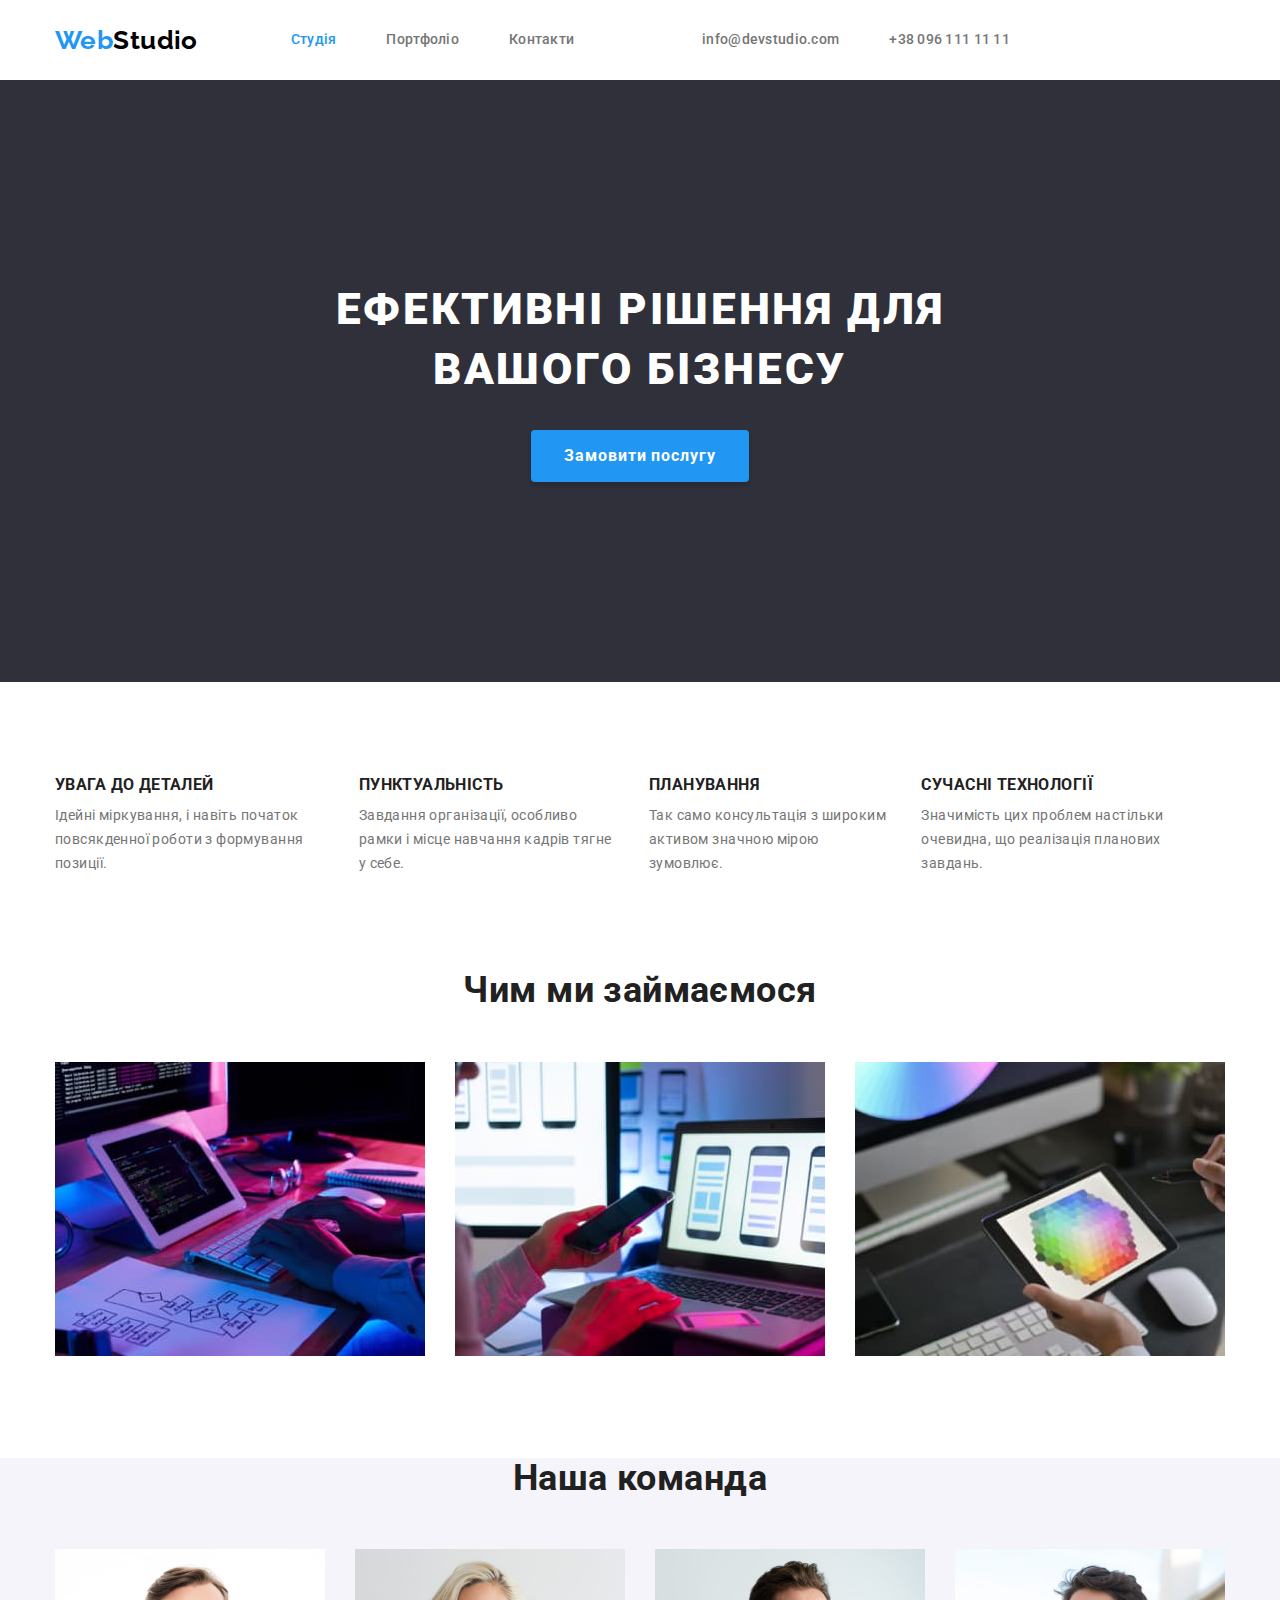
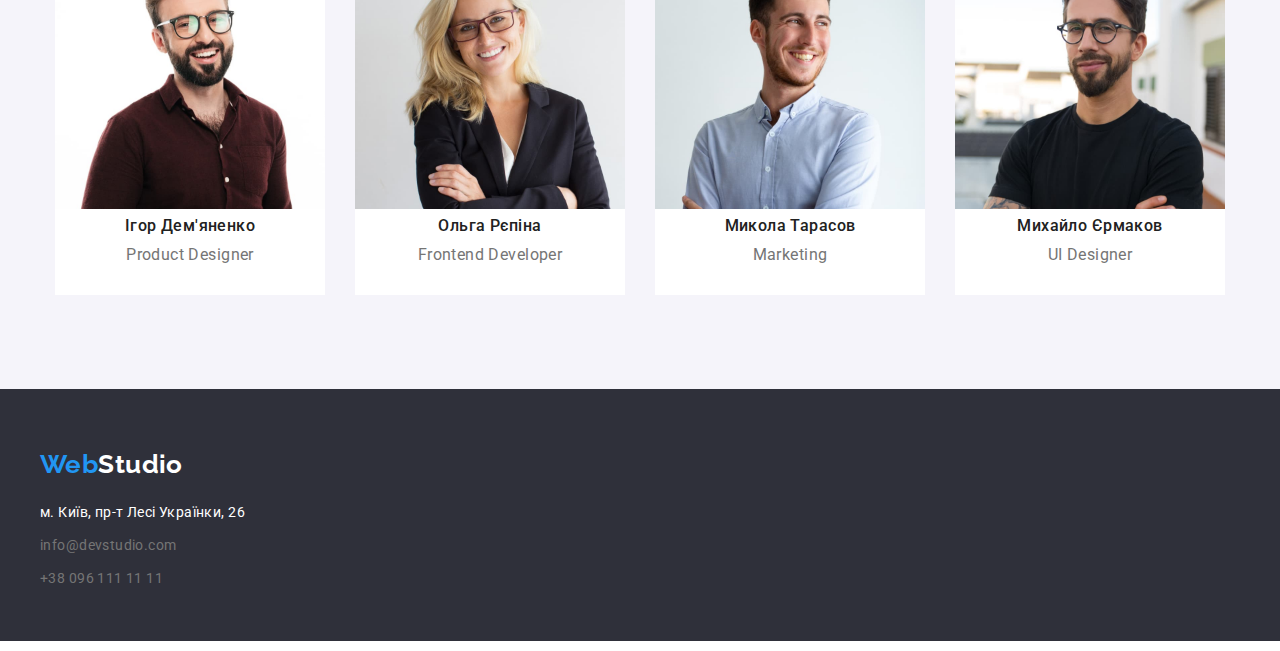
<file: index.html>
<!DOCTYPE html>
<html lang="en">
<head>
    <meta charset="UTF-8">
    <meta http-equiv="X-UA-Compatible" content="IE=edge">
    <meta name="viewport" content="width=device-width, initial-scale=1.0">
    <title>goit-markup-hw-03</title>
    <link href="https://fonts.googleapis.com/css2?family=Raleway:wght@700&family=Roboto:wght@400;500;700;900&display=swap" rel="stylesheet">
    <link rel="stylesheet" href="https://cdnjs.cloudflare.com/ajax/libs/modern-normalize/1.1.0/modern-normalize.min.css">
    <link rel="stylesheet" href="./css/styles.css">
</head>
<body>
    <!--Шапка-->
    <header class="page-header">
        <div class="conteiner header">
            <nav class="main-nav">
                <a href="./index.html" class="logo">Web<span class="accent">Studio</span></a>
                <ul class="site-nav list">
                    <li class="item"><a href="./index.html" class="link current">Студія</a></li>
                    <li class="item"><a href="./portfolio.html" class="link">Портфоліо</a></li>
                    <li class="item"><a href="" class="link">Контакти</a></li>
                </ul>
            </nav>
            <ul class="contact list">
                <li class="item"><a href="mailto:info@devstudio.com" class="link">info@devstudio.com</a></li>
                <li class="item"><a href="tel:+380961111111" class="link">+38 096 111 11 11</a></li>
            </ul>
        </div>
    </header>
    <main>
        <!--Головний контент-->
        <!--Банер з кнопкою-->
        <section class="hero">
           <div class="conteiner">
                <h1 class="hero-title">Ефективні рішення для вашого бізнесу</h1>
                <button type="button" class="button">Замовити послугу</button>
           </div>
        </section>
        <!--Особливості компанії-->
        <section class="section">
            <div class="conteiner">
                <h2 class="hidden">Особливості</h2>
                <ul class="feature-list list">
                    <li class="item">
                        <h3 class="title">УВАГА ДО ДЕТАЛЕЙ</h3>
                        <p>Ідейні міркування, і навіть початок повсякденної роботи з формування позиції.</p>
                    </li>
                    <li class="item">
                        <h3 class="title">ПУНКТУАЛЬНІСТЬ</h3>
                        <p>Завдання організації, особливо рамки і місце навчання кадрів тягне у себе.</p>
                    </li>
                    <li class="item">
                        <h3 class="title">ПЛАНУВАННЯ</h3>
                        <p>Так само консультація з широким активом значною мірою зумовлює.</p>
                    </li>
                    <li class="item">
                        <h3 class="title">СУЧАСНІ ТЕХНОЛОГІЇ</h3>
                        <p>Значимість цих проблем настільки очевидна, що реалізація планових завдань.</p>
                    </li>
                </ul>
            </div>
        </section>
        <!--Чим ми займаємось-->
        <section class="section">
            <div class="conteiner">
                <h2 class="section-title">Чим ми займаємося</h2>
                <ul class="list services">
                    <li class="item">
                        <img src="./images/box4.jpg" alt="кодування" width="370" height="294">
                    </li>
                    <li class="item">
                        <img src="./images/box2.jpg" alt="адаптація" width="370" height="294">
                    </li>
                    <li class="item">
                        <img src="./images/box3.jpg" alt="графіка" width="370" height="294">
                    </li>
                </ul>
            </div>
        </section>
        <!--Команда-->
        <section class="team-section section">
            <div class="conteiner">
                <h2 class="section-title">Наша команда</h2>
                <ul class="team list">
                    <li class="item">
                        <img src="./images/igor.jpg" alt="Product Designer" width="270" height="260">
                        <h3 class="title">Ігор Дем'яненко</h3>
                        <p class="team-text">Product Designer</p>
                    </li>
                    <li class="item">
                        <img src="./images/olga.jpg" alt="Frontend Developer" width="270" height="260">
                        <h3 class="title">Ольга Рєпіна</h3>
                        <p class="team-text">Frontend Developer</p>
                    </li>
                    <li class="item">
                        <img src="./images/mikola.jpg" alt="Marketing" width="270" height="260">
                        <h3 class="title">Микола Тарасов</h3>
                        <p class="team-text">Marketing</p>
                    </li>
                    <li class="item">
                        <img src="./images/mihailo.jpg" alt="UI Designer" width="270" height="260">
                        <h3 class="title">Михайло Єрмаков</h3>
                        <p class="team-text">UI Designer</p>
                    </li>
                </ul>
            </div>
        </section>
    </main>
    <!--Футер-->
    <footer>
        <div class="conteiner address">
            <a href="./index.html" class="logo">Web<span class="footerr">Studio</span></a>
            <address class="footerr">
                <ul class="list footer-list">
                    <li class="item"><a href="https://www.google.ru/maps/place/%D0%B1%D1%83%D0%BB.+%D0%9B%D0%B5%D1%81%D0%B8+%D0%A3%D0%BA%D1%80%D0%B0%D0%B8%D0%BD%D0%BA%D0%B8,+26,+%D0%9A%D0%B8%D0%B5%D0%B2,+%D0%A3%D0%BA%D1%80%D0%B0%D0%B8%D0%BD%D0%B0,+02000/@50.4265807,30.5361971,17z/data=!3m1!4b1!4m5!3m4!1s0x40d4cf0e033ecbe9:0x57a4dffefec77da0!8m2!3d50.4265807!4d30.5383858"
                            target="_blank" rel="nofollow" class="link-physical link">м. Київ, пр-т Лесі Українки, 26</a></li>
                    <li class="item"><a href="mailto:info@devstudio.com" class="mailtel link">info@devstudio.com</a></li>
                    <li class="item"><a href="tel:+380961111111" class="mailtel link">+38 096 111 11 11</a></li>
                </ul>
            </address>
        </div>
    </footer>
</body>
</html>
</file>
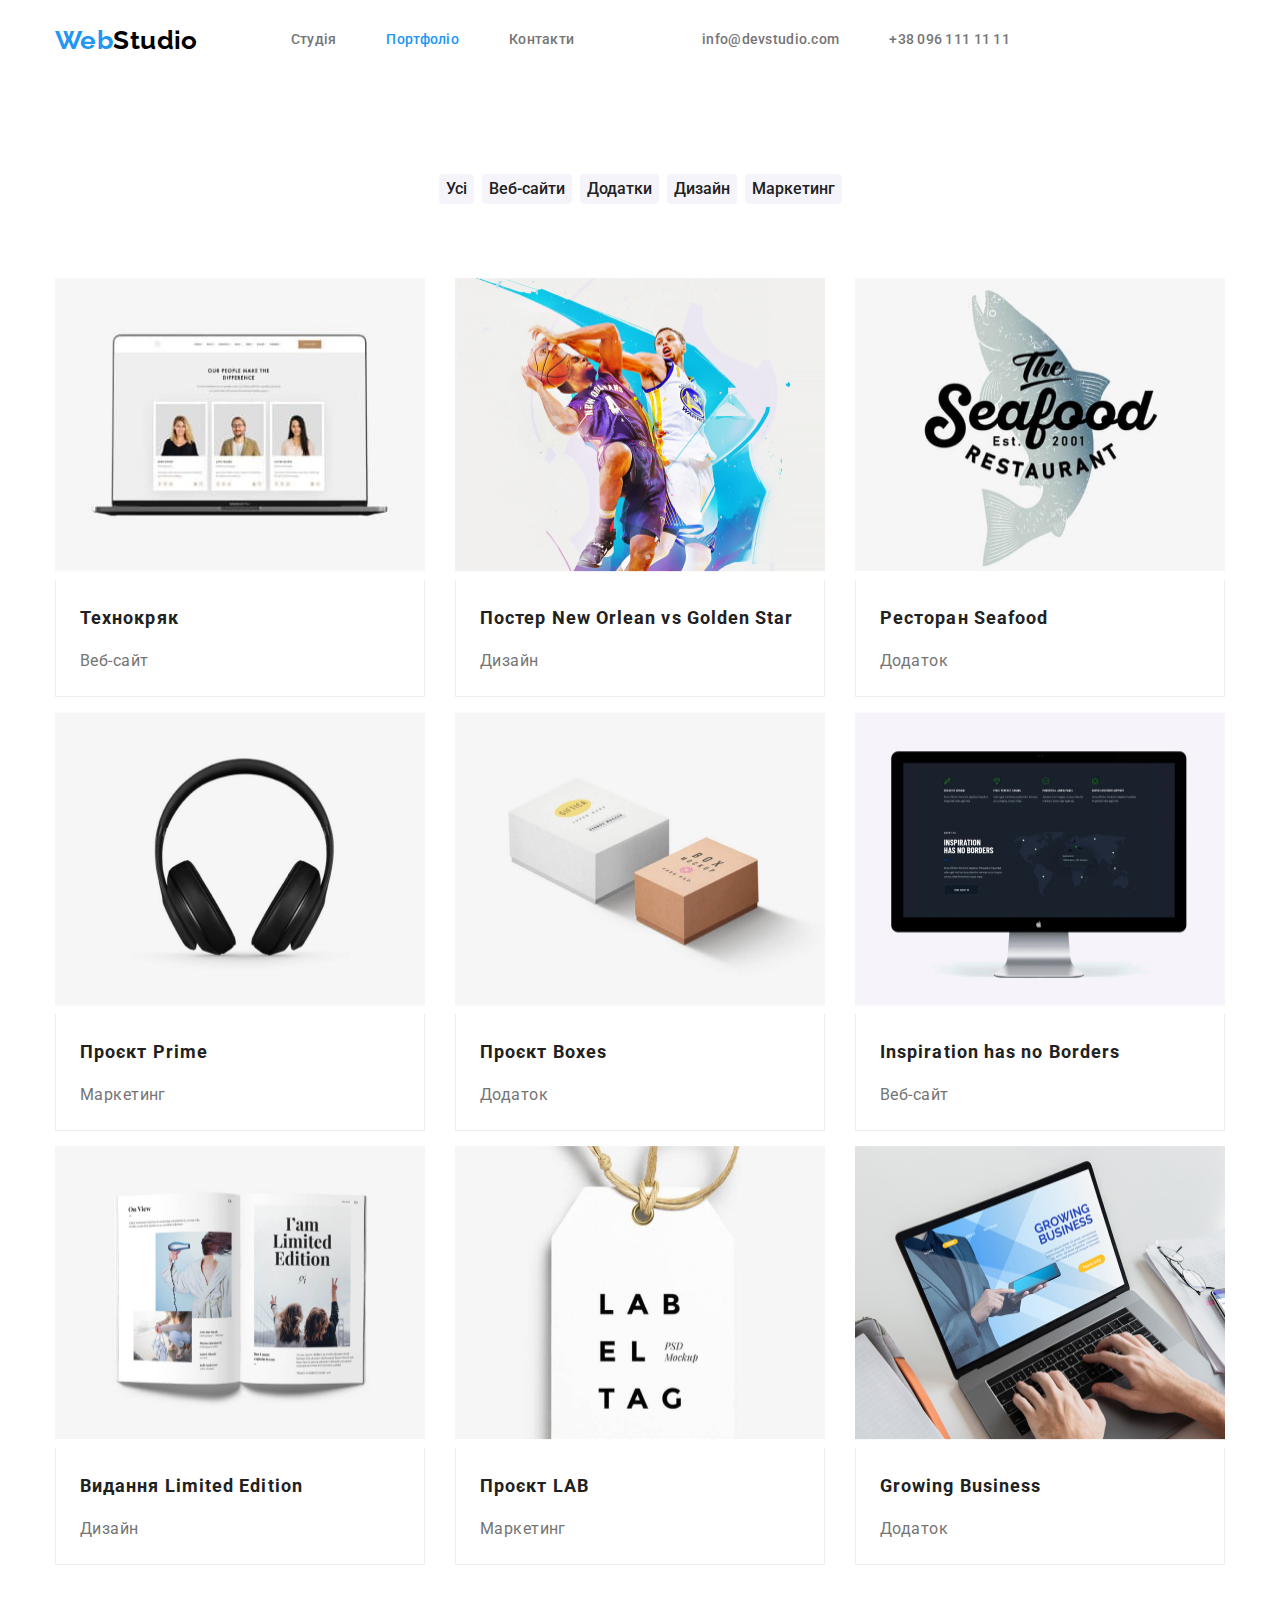
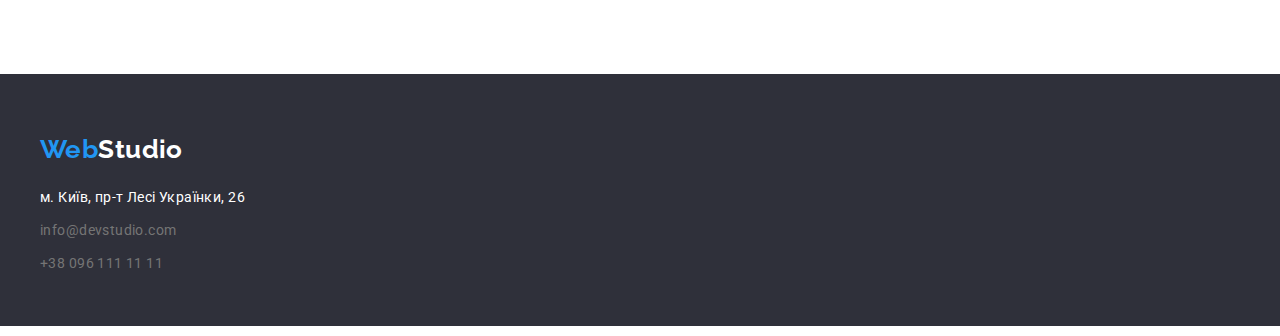
<file: portfolio.html>
<!DOCTYPE html>
<html lang="en">
<head>
    <meta charset="UTF-8">
    <meta http-equiv="X-UA-Compatible" content="IE=edge">
    <meta name="viewport" content="width=device-width, initial-scale=1.0">
    <title>Portfolio</title>
    <link href="https://fonts.googleapis.com/css2?family=Raleway:wght@700&family=Roboto:wght@400;500;700;900&display=swap " rel="stylesheet">
    <link rel="stylesheet" href="https://cdnjs.cloudflare.com/ajax/libs/modern-normalize/1.1.0/modern-normalize.min.css">
    <link rel="stylesheet" href="./css/styles.css">
</head>
<body>
    <!--Шапка-->
    <header class="page-header">
        <div class="conteiner header">
            <nav class="main-nav">
                <a href="./index.html" class="logo">Web<span class="accent">Studio</span></a>
                <ul class="site-nav list">
                    <li class="item"><a href="./index.html" class="link">Студія</a></li>
                    <li class="item"><a href="./portfolio.html" class="link current">Портфоліо</a></li>
                    <li class="item"><a href="" class="link">Контакти</a></li>
                </ul>
            </nav>
            <ul class="contact list">
                <li class="item"><a href="mailto:info@devstudio.com" class="link">info@devstudio.com</a></li>
                <li class="item"><a href="tel:+380961111111" class="link">+38 096 111 11 11</a></li>
            </ul>
        </div>
    </header>
    <!--Головний контент-->
    <main>
        <section class="section-portfolio">
            <div class="conteiner">
                <h1 class="hidden">Наші роботи</h1>
                <ul class="list button-list">
                    <li><button type="button" class="button-filter">Усі</button></li>
                    <li><button type="button" class="button-filter">Веб-сайти</button></li>
                    <li><button type="button" class="button-filter">Додатки</button></li>
                    <li><button type="button" class="button-filter">Дизайн</button></li>
                    <li><button type="button" class="button-filter">Маркетинг</button></li>
                </ul>
                <ul class="portfolio-list list">
                    <li class="item">
                        <img src="./images/technokriak.jpg" alt="Технокряк" width="370" height="294">
                        <div class="card-info">
                            <h2 class="title">Технокряк</h2>
                            <p class="portfolio-text">Веб-сайт</p>
                        </div>
                    </li>
                    <li class="item">
                        <img src="./images/NewOrleanvsGoldenStar.jpg" alt="NewOrleanvsGoldenStar" width="370" height="294">
                        <div class="card-info">
                            <h2 class="title">Постер New Orlean vs Golden Star</h2>
                            <p class="portfolio-text">Дизайн</p>
                        </div>
                    </li>
                    <li class="item">
                        <img src="./images/SeaFood.jpg" alt="SeaFood" width="370" height="294">
                        <div class="card-info">
                            <h2 class="title">Ресторан Seafood</h2>
                            <p class="portfolio-text">Додаток</p>
                        </div>
                    </li>
                    <li class="item">
                        <img src="./images/Prime.jpg" alt="Prime" width="370" height="294">
                        <div class="card-info">
                            <h2 class="title">Проєкт Prime</h2>
                            <p class="portfolio-text">Маркетинг</p>
                        </div>
                    </li>
                    <li class="item">
                        <img src="./images/Boxes.jpg" alt="Boxes" width="370" height="294">
                        <div class="card-info">
                            <h2 class="title">Проєкт Boxes</h2>
                            <p class="portfolio-text">Додаток</p>
                        </div>
                    </li>
                    <li class="item">
                        <img src="./images/InspirationhasnoBorders.jpg" alt="InspirationhasnoBorders" width="370" height="294">
                        <div class="card-info">
                            <h2 class="title">Inspiration has no Borders</h2>
                            <p class="portfolio-text">Веб-сайт</p>
                        </div>
                    </li>
                    <li class="item">
                        <img src="./images/LimitedEdition.jpg" alt="LimitedEdition" width="370" height="294">
                        <div class="card-info">
                            <h2 class="title">Видання Limited Edition</h2>
                            <p class="portfolio-text">Дизайн</p>
                        </div>
                    </li>
                    <li class="item">
                        <img src="./images/Lab.jpg" alt="Lab" width="370" height="294">
                        <div class="card-info">
                            <h2 class="title">Проєкт LAB</h2>
                            <p class="portfolio-text">Маркетинг</p>
                        </div>
                    </li>
                    <li class="item">
                        <img src="./images/GrowingBusiness.jpg" alt="GrowingBusiness" width="370" height="294">
                        <div class="card-info">
                            <h2 class="title">Growing Business</h2>
                            <p class="portfolio-text">Додаток</p>
                        </div>
                    </li>
                </ul>
            </div>
        </section>
    </main>
    <!--Футер-->
    <footer>
        <div class="conteiner address">
            <a href="./index.html" class="logo">Web<span class="footerr">Studio</span></a>
            <address class="footerr">
                <ul class="list footer-list">
                    <li class="item"><a
                            href="https://www.google.ru/maps/place/%D0%B1%D1%83%D0%BB.+%D0%9B%D0%B5%D1%81%D0%B8+%D0%A3%D0%BA%D1%80%D0%B0%D0%B8%D0%BD%D0%BA%D0%B8,+26,+%D0%9A%D0%B8%D0%B5%D0%B2,+%D0%A3%D0%BA%D1%80%D0%B0%D0%B8%D0%BD%D0%B0,+02000/@50.4265807,30.5361971,17z/data=!3m1!4b1!4m5!3m4!1s0x40d4cf0e033ecbe9:0x57a4dffefec77da0!8m2!3d50.4265807!4d30.5383858"
                            target="_blank" rel="nofollow" class="link-physical link">м. Київ, пр-т Лесі Українки, 26</a>
                    </li>
                    <li class="item"><a href="mailto:info@devstudio.com" class="mailtel link">info@devstudio.com</a></li>
                    <li class="item"><a href="tel:+380961111111" class="mailtel link">+38 096 111 11 11</a></li>
                </ul>
            </address>
        </div>
    </footer>
</body>
</html>
</file>
<file: css/styles.css>
:root{
    --primary-text-color:#757575;
    --title-text-color:#212121;
    --accent-color:#2196F3;
    --background-color:#ffffff;
    --section-color:#F5F5F5;
    --hero-footer-color: #2F303A;
    --team-color:#F5F4FA;
    --hero-button:#188CE8;
    --mailtel-color:#rgba(255, 255, 255, 0.6);
}

/*header*/
body{
    background-color:var(--background-color);
    color:var(--primary-text-color);
    font-family: "Roboto",sans-serif;
    letter-spacing: 0.03em;
    font-size: 14px;
    line-height: 1.71;
    font-weight: 400;
}

h1, 
h2,
h3,
h4,
h5,
h6,
p {
    margin-top:0px;
    margin-bottom:0px;
}

.header{
    align-items: center;
    height: 80px;
    
}

.page-header .conteiner{
    display: flex;
    justify-content: space-between;
}

.conteiner{
    margin-left: auto;
    margin-right: auto;
    width: 1200px;
    padding-left: 15px;
    padding-right: 15px;
}

.logo{
    color:var(--accent-color);
    font-family: "Raleway",sans-serif;
    font-weight: 700;
    font-size: 26px;
    line-height: 1.19;
    text-decoration: none;
}

.logo .accent{
    color:#000000;
}

.list{
    display: flex;
    margin: 0;
    padding: 0;
    list-style: none;
}

.contact .link:hover,
.contact .link:focus{
    color: var(--accent-color);
}

.link,
.link-physical{
    color:var(--primary-text-color);
    text-decoration: none;
}

/*site-nav*/

.main-nav{
    display: flex;
    align-items: center;
}

.site-nav{
    display: flex;
    margin-left: 93px;
    color:var(--title-text-color);
    font-weight: 500;
    line-height: 1.14;
    letter-spacing: 0.02em;
}

.site-nav .item{
    margin-right: 50px;
}

.site-nav .item:last-child{
    margin-right: 0;
}

.site-nav .link:hover, 
.site-nav .link:focus{
    color:var(--accent-color);
}

.site-nav .link.current{
    color: var(--accent-color);
}

.contact{
    align-items: center;
    display: flex;
    margin-left: auto;
    font-weight: 500;
    line-height: 1.14;
    letter-spacing: 0.02em;
    
}

.contact .item{
    margin-right: 50px;
}

.contact .item:last-child {
    margin-right: 215px;

}

/*hero*/

.hero{
    background-color:var(--hero-footer-color);
    text-align: center;
    margin-bottom: 94px;
}

.hero-title{
    padding-top: 200px;
    margin:0 auto;
    margin-bottom: 30px;
    max-width: 696px;
    color:var(--background-color);
    font-weight: 900;
    font-size: 44px;
    line-height: 1.36;
    letter-spacing: 0.06em;
    text-transform: uppercase;
}

/*section*/

.hidden{
    position: absolute;
    width: 1px;
    height: 1px;
    margin: -1px;
    border: 0;
    padding: 0;
    white-space: nowrap;
    clip-path: inset(100%);
    clip: rect(0 0 0 0);
    overflow: hidden;
}

.section{
    padding-bottom: 94px;
}

.section-title{
    margin-bottom: 50px;
    color:var(--title-text-color);
    font-weight: 700;
    font-size: 36px;
    line-height: 1.16;
    text-align: center;
}

/*features*/

.feature-list{
    display: flex;
}

.feature-list .item{
    margin-right: 30px;
}

.feature-list .title{
    color:var(--title-text-color);
    font-weight: 700;
    line-height: 1.14;
    text-transform: uppercase;
}

.title{
    margin-bottom: 10px;
}

/*what we do*/

.services {
    column-gap:30px;
}

/*team*/

.team{
    column-gap: 30px;
}

.team .item{
    background-color:var(--background-color)
}

.team .title{
    color:var(--title-text-color);
    font-weight: 500;
    font-size: 16px;
    line-height: 1.18;
    text-align: center;
}

.team-section{
    background-color: var(--team-color)
}

.team-text{
    padding-bottom: 30px;
    font-size: 16px;
    line-height: 1.18;
    text-align: center;
}

/*button*/

.button{
    display: inline-block;
    margin-bottom: 200px;
    box-shadow: 0px 4px 4px rgba(0, 0, 0, 0.15);
    border:1px solid transparent;
    border-radius: 4px;
    padding: 10px 32px;
    min-width: 216px;
    color:var(--background-color);
    background-color: var(--accent-color);
    text-align: center;
    font-weight: 700;
    font-size: 16px;
    line-height: 1.87;
    letter-spacing: 0.06em;
    cursor: pointer;

}

.button:hover,
.button:focus{
    background-color:var(--hero-button);
}

/*footer*/

footer{
    background-color:var(--hero-footer-color);
    height: 252px;
}

.footerr{
    margin-top: 20px;
    font-style: normal;
}

.footer-list .item{
    margin-bottom: 9px;
}

.footer-list .item:last-child{
    margin-bottom: 0px;
}

.address{
    padding: 60px 0;
}

.address .list{
    flex-direction: column;
}

.logo .footerr{
    color:var(--background-color);
}

.mailtel{
    color:var(--mailtel-color);
}

.link-physical{
    color:var(--background-color);
}

.link-physical:hover,
.link-physical:focus,
.mailtel:hover,
.mailtel:focus{
    color:var(--accent-color)
}

/*Портфолио*/

/*Портфолио мейн*/

.section-portfolio{
    padding: 94px 0;
}

.portfolio-list .title{
    color:var(--title-text-color);
}

.button-list{
    justify-content: center;
    margin-left: auto;
    margin-right: auto;
    gap: 8px;
    margin-bottom: 50px;
    height: 54px;
    width: 575px;
}

.button-filter{
    color: var(--title-text-color);
    background-color:var(--team-color);
    border: 1px solid transparent;
    border-radius: 4px;
    font-weight: 500;
    font-size: 16px;
    line-height: 1.62;
    cursor: pointer;
}

.button-filter:hover,
.button-filter:focus{
    background-color:var(--accent-color);
    color:var(--background-color);
    box-shadow: 0px 3px 1px rgba(0, 0, 0, 0.1), 0px 1px 2px rgba(0, 0, 0, 0.08), 0px 2px 2px rgba(0, 0, 0, 0.12);
    
    
}

.portfolio-list{
    flex-wrap: wrap;
}

.card-info{
    border: 1px solid #eeeeee;
    border-top: 0;
    padding: 20px 24px;
}

.item .portfolio-text{
    margin-top: 4px;
}

.portfolio-list .item{
    margin-right: 30px;
    margin-bottom: 30px;
    height: 404px;
    background-color: var(#background-color);
}

.portfolio-list .item:nth-child(3n){
    margin-right: 0;
}

.portfolio-list .title{
    font-weight: 700;
    font-size: 18px;
    line-height: 2;
    letter-spacing: 0.06em;
}

.portfolio-text{
    font-size: 16px;
    line-height: 1.87;
}
</file>
